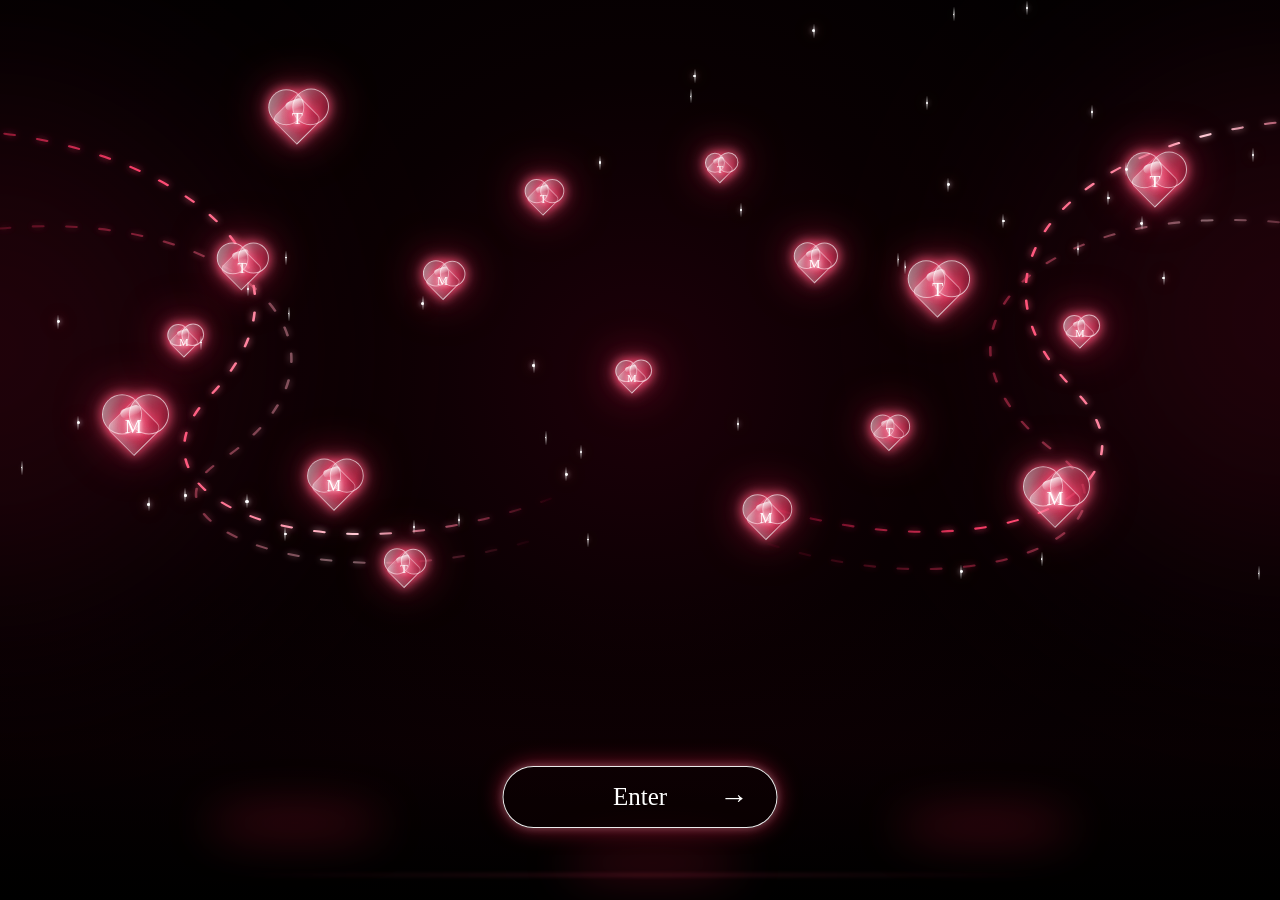
<file: index.html>
<!DOCTYPE html>
<html lang="en">

<head>
    <meta charset="UTF-8">
    <meta name="viewport" content="width=device-width, initial-scale=1.0">

    <title>For May ❤️</title>

    <link rel="stylesheet" href="style.css">
</head>

<body>

    <main class="scene">

        <!-- Background glow -->
        <div class="background-glow glow-left"></div>
        <div class="background-glow glow-right"></div>


        <!-- Curved glowing trails -->
        <svg
            class="trails"
            viewBox="0 0 1000 700"
            preserveAspectRatio="none"
        >

            <defs>

                <filter id="redGlow">

                    <feGaussianBlur
                        stdDeviation="3"
                        result="blur"
                    />

                    <feMerge>

                        <feMergeNode in="blur" />

                        <feMergeNode in="SourceGraphic" />

                    </feMerge>

                </filter>


                <linearGradient
                    id="trailGradient"
                    x1="0"
                    x2="1"
                >

                    <stop
                        offset="0%"
                        stop-color="#ff174f"
                        stop-opacity="0"
                    />

                    <stop
                        offset="40%"
                        stop-color="#ff426c"
                    />

                    <stop
                        offset="70%"
                        stop-color="#ffd0da"
                    />

                    <stop
                        offset="100%"
                        stop-color="#ff174f"
                        stop-opacity="0"
                    />

                </linearGradient>

            </defs>


            <!-- Left curves -->

            <path
                class="trail trail-one"
                d="
                M -100 130
                C 70 100,
                  290 230,
                  160 390
                C 90 490,
                  260 570,
                  440 480
                "
            />

            <path
                class="trail trail-two"
                d="
                M -100 250
                C 130 150,
                  330 320,
                  170 450
                C 100 510,
                  260 590,
                  430 520
                "
            />


            <!-- Right curves -->

            <path
                class="trail trail-three"
                d="
                M 1100 120
                C 900 90,
                  720 230,
                  840 380
                C 920 480,
                  760 570,
                  570 480
                "
            />

            <path
                class="trail trail-four"
                d="
                M 1100 240
                C 850 150,
                  680 310,
                  830 445
                C 900 520,
                  750 600,
                  580 520
                "
            />

        </svg>


        <!-- Hearts are created by JavaScript -->
        <div id="heartContainer"></div>


        <!-- Sparkles -->
        <div id="sparkleContainer"></div>


        <!-- Bottom reflection -->
        <div class="floor">

            <div class="reflection reflection-left"></div>

            <div class="reflection reflection-center"></div>

            <div class="reflection reflection-right"></div>

        </div>


        <!-- Enter -->
        <button
            class="enter-button"
            id="enterButton"
        >

            <span>Enter</span>

            <span class="arrow">→</span>

        </button>


        <!-- Transition -->
        <div
            class="page-transition"
            id="pageTransition"
        ></div>

    </main>


    <script src="script.js"></script>

</body>

</html>
</file>
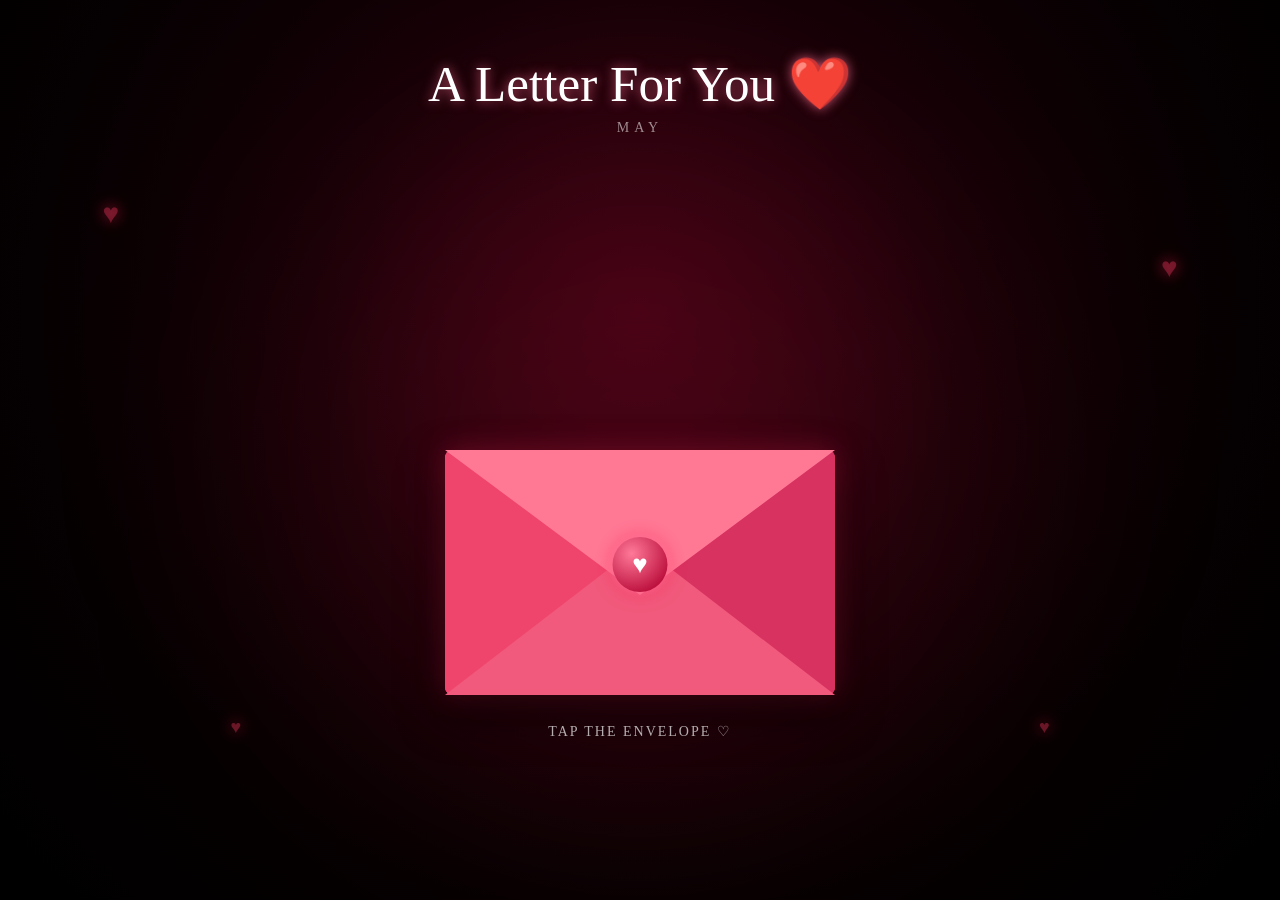
<file: home.html>
<!DOCTYPE html>
<html lang="en">

<head>

    <meta charset="UTF-8">

    <meta name="viewport" content="width=device-width, initial-scale=1.0">

    <title>For May ❤️</title>

    <link rel="stylesheet" href="home.css">

</head>


<body>

    <main class="letter-page">


        <div class="background-light"></div>


        <header class="page-title">

            <h1>
                A Letter For You ❤️
            </h1>

            <p>
                MAY
            </p>

        </header>


        <!-- Background hearts -->

        <span class="background-heart heart-a">
            ♥
        </span>

        <span class="background-heart heart-b">
            ♥
        </span>

        <span class="background-heart heart-c">
            ♥
        </span>

        <span class="background-heart heart-d">
            ♥
        </span>



        <section class="letter-area" id="letterArea">


            <!-- Heart notes -->

            <div class="heart-note note-one">

                <span>
                    JULY<br>25
                </span>

            </div>


            <div class="heart-note note-two">

                <span>
                    BRIGHT<br>EYES
                </span>

            </div>


            <div class="heart-note note-three">

                <span>
                    OUR<br>FUTURE
                </span>

            </div>


            <div class="heart-note note-four">

                <span>
                    M + T
                </span>

            </div>



            <!-- Envelope -->

            <div class="envelope" id="envelope">


                <div class="envelope-back"></div>



                <!-- PAPER -->

                <article class="letter-paper" id="letterPaper">


                    <h2 class="letter-heading" id="letterHeading">
                        My Dear May,
                    </h2>


                    <div class="letter-text" id="letterText"></div>


                    <div class="signature" id="signature">
                        I LOVE YOU MAY ❤️
                    </div>
                    <button class="next-page-button" id="nextPageButton">
                        Our Memories →
                    </button>


                </article>



                <!-- Envelope front -->

                <div class="envelope-front"></div>

                <div class="bottom-fold"></div>

                <div class="envelope-flap"></div>


                <div class="heart-seal">
                    ♥
                </div>


            </div>



            <div class="tap-message" id="tapMessage">
                TAP THE ENVELOPE ♡
            </div>


        </section>


    </main>


    <script src="home.js"></script>

</body>

</html>
</file>
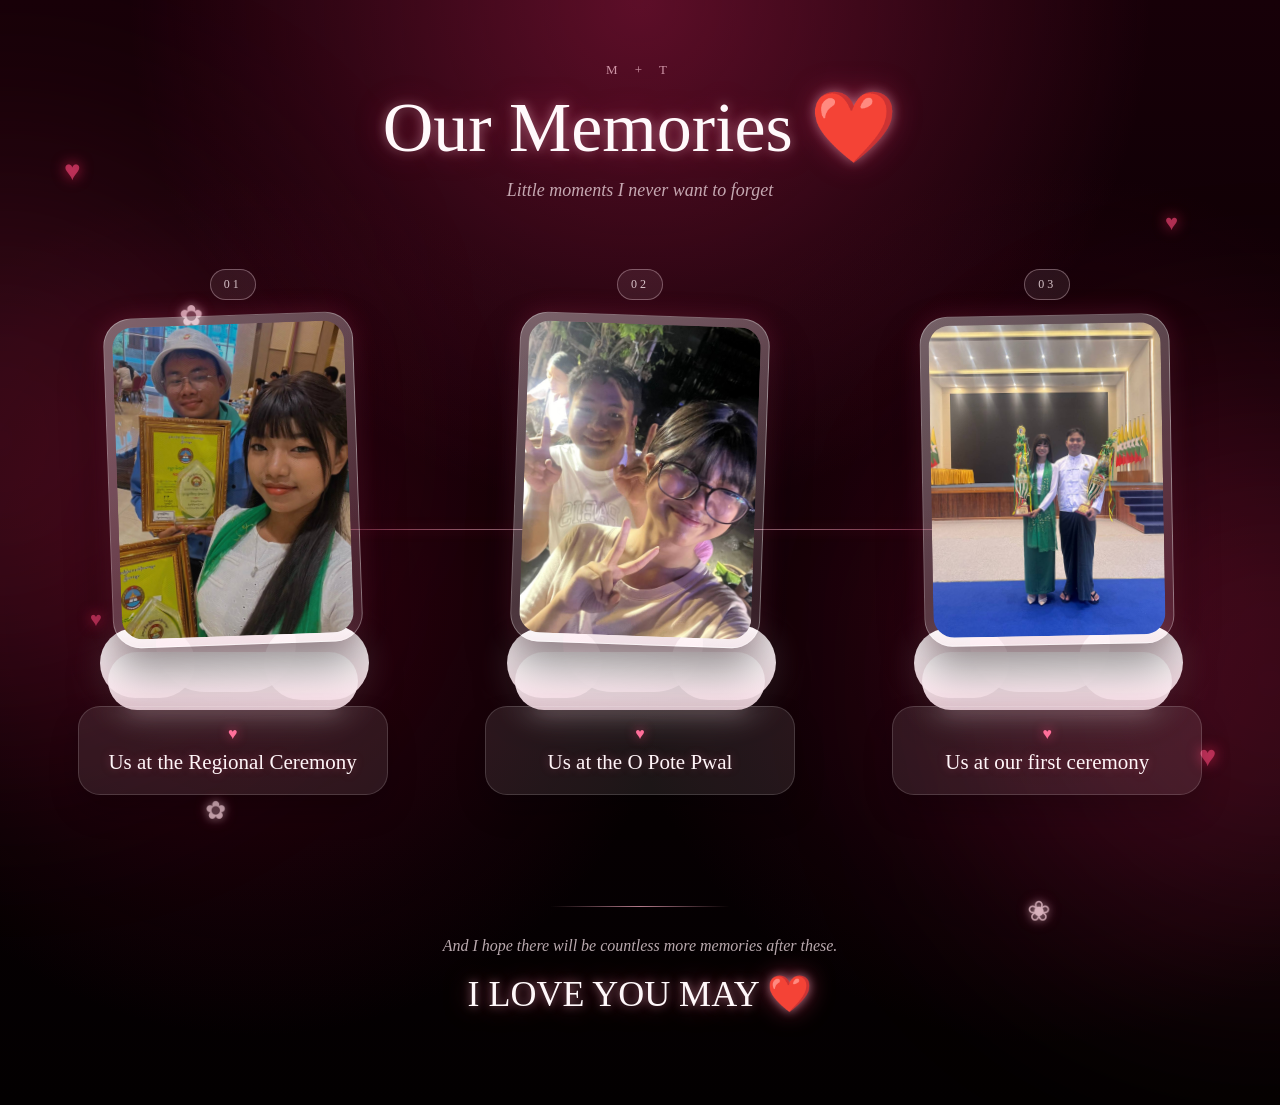
<file: memories.html>
<!DOCTYPE html>
<html lang="en">
<head>
  <meta charset="UTF-8">
  <meta name="viewport" content="width=device-width, initial-scale=1.0">
  <title>Our Memories ❤️</title>
  <link rel="stylesheet" href="memories.css">
</head>
<body>
<main class="memories-page">
  <div class="background-glow glow-left"></div>
  <div class="background-glow glow-right"></div>

  <header class="hero-text">
    <p class="eyebrow">M + T</p>
    <h1>Our Memories ❤️</h1>
    <p class="subtitle">Little moments I never want to forget</p>
  </header>

  <div class="decorations" aria-hidden="true">
    <span class="heart h1">♥</span><span class="heart h2">♥</span>
    <span class="heart h3">♥</span><span class="heart h4">♥</span>
    <span class="flower f1">✿</span><span class="flower f2">❀</span>
    <span class="flower f3">✿</span><span class="flower f4">❀</span>
  </div>

  <section class="timeline">
    <article class="memory-card card-1">
      <div class="timeline-number">01</div>
      <div class="photo-shell">
        <img src="images/photo1.jpg" alt="Us at the Regional Ceremony" class="memory-photo">
        <div class="photo-glass"></div>
      </div>
      <div class="cloud" aria-hidden="true">
        <span class="cloud-piece cp1"></span><span class="cloud-piece cp2"></span>
        <span class="cloud-piece cp3"></span><span class="cloud-piece cp4"></span>
      </div>
      <div class="caption-card">
        <span class="tiny-heart">♥</span>
        <h2>Us at the Regional Ceremony</h2>
      </div>
    </article>

    <article class="memory-card card-2">
      <div class="timeline-number">02</div>
      <div class="photo-shell">
        <img src="images/photo2.jpg" alt="Us at the O Pote Pwal" class="memory-photo">
        <div class="photo-glass"></div>
      </div>
      <div class="cloud" aria-hidden="true">
        <span class="cloud-piece cp1"></span><span class="cloud-piece cp2"></span>
        <span class="cloud-piece cp3"></span><span class="cloud-piece cp4"></span>
      </div>
      <div class="caption-card">
        <span class="tiny-heart">♥</span>
        <h2>Us at the O Pote Pwal</h2>
      </div>
    </article>

    <article class="memory-card card-3">
      <div class="timeline-number">03</div>
      <div class="photo-shell">
        <img src="images/photo3.jpg" alt="Us at our first ceremony" class="memory-photo">
        <div class="photo-glass"></div>
      </div>
      <div class="cloud" aria-hidden="true">
        <span class="cloud-piece cp1"></span><span class="cloud-piece cp2"></span>
        <span class="cloud-piece cp3"></span><span class="cloud-piece cp4"></span>
      </div>
      <div class="caption-card">
        <span class="tiny-heart">♥</span>
        <h2>Us at our first ceremony</h2>
      </div>
    </article>
  </section>

  <footer class="ending">
    <div class="ending-line"></div>
    <p>And I hope there will be countless more memories after these.</p>
    <h3>I LOVE YOU MAY ❤️</h3>
  </footer>
</main>

<script src="memories.js"></script>
</body>
</html>
</file>
<file: style.css>
* {
    margin: 0;
    padding: 0;
    box-sizing: border-box;
}


html,
body {
    width: 100%;
    height: 100%;

    overflow: hidden;

    background: #000;
}


body {
    font-family:
        Georgia,
        "Times New Roman",
        serif;
}


/* ===========================
   MAIN SCENE
=========================== */

.scene {
    position: relative;

    width: 100vw;
    height: 100vh;

    overflow: hidden;

    background:
        radial-gradient(
            circle at 50% 42%,
            #1d0009 0%,
            #090002 36%,
            #020001 65%,
            #000 100%
        );
}


/* ===========================
   BACKGROUND GLOW
=========================== */

.background-glow {
    position: absolute;

    width: 500px;
    height: 500px;

    border-radius: 50%;

    background: #ff174f;

    filter: blur(125px);

    opacity: 0.13;

    animation:
        backgroundGlow
        5s
        ease-in-out
        infinite alternate;
}


.glow-left {
    left: -260px;
    top: 100px;
}


.glow-right {
    right: -260px;
    top: 70px;
}


@keyframes backgroundGlow {

    from {
        transform: scale(0.9);

        opacity: 0.10;
    }

    to {
        transform: scale(1.15);

        opacity: 0.24;
    }

}


/* ===========================
   CURVES
=========================== */

.trails {
    position: absolute;

    inset: 0;

    width: 100%;
    height: 80%;

    pointer-events: none;
}


.trail {
    fill: none;

    stroke:
        url(#trailGradient);

    stroke-width: 2;

    stroke-linecap: round;

    filter:
        url(#redGlow);

    stroke-dasharray:
        8 18;

    animation:
        trailAnimation
        9s
        linear
        infinite;
}


.trail-two {
    opacity: 0.48;

    animation-duration:
        12s;
}


.trail-three {
    animation-duration:
        10s;
}


.trail-four {
    opacity: 0.48;

    animation-duration:
        13s;
}


@keyframes trailAnimation {

    from {
        stroke-dashoffset: 0;
    }

    to {
        stroke-dashoffset: -220;
    }

}


/* ===========================
   HEART
=========================== */

.heart-wrapper {
    position: absolute;

    width: var(--heart-size);
    height: var(--heart-size);

    animation:
        floatHeart
        var(--heart-speed)
        ease-in-out
        infinite alternate;

    animation-delay:
        var(--heart-delay);

    filter:
        drop-shadow(
            0 0 7px
            rgba(255, 120, 150, 0.85)
        )

        drop-shadow(
            0 0 20px
            rgba(255, 25, 75, 0.50)
        );
}


/* Glow */

.heart-wrapper::after {
    content: "";

    position: absolute;

    inset: 15%;

    border-radius: 50%;

    background:
        radial-gradient(
            circle,
            rgba(255, 70, 115, 0.25),
            transparent 70%
        );

    animation:
        pulseHeart
        2.8s
        ease-in-out
        infinite alternate;
}


/* Glass heart */

.glass-heart {
    position: absolute;

    width: 64%;
    height: 64%;

    left: 18%;
    top: 20%;

    transform:
        rotate(-45deg);

    border-radius:
        16% 0 18% 0;

    background:
        linear-gradient(
            145deg,
            rgba(255,255,255,0.48),
            rgba(255,220,230,0.24) 20%,
            rgba(255,100,140,0.21) 43%,
            rgba(255,38,83,0.32) 70%,
            rgba(120,0,30,0.52)
        );

    border:
        1px solid
        rgba(255,240,245,0.68);

    box-shadow:

        inset
        4px 5px 12px
        rgba(255,255,255,0.25),

        inset
        -5px -5px 15px
        rgba(110,0,30,0.25),

        0 0 10px
        rgba(255,65,110,0.70);
}


.glass-heart::before,
.glass-heart::after {
    content: "";

    position: absolute;

    width: 100%;
    height: 100%;

    border-radius: 50%;

    background: inherit;

    border: inherit;

    box-shadow: inherit;
}


.glass-heart::before {
    left: 0;
    top: -50%;
}


.glass-heart::after {
    left: 50%;
    top: 0;
}


/* Reflection shine */

.heart-shine {
    position: absolute;

    left: 29%;
    top: 17%;

    width: 34%;
    height: 15%;

    z-index: 4;

    border-radius: 999px;

    transform:
        rotate(-20deg);

    background:
        linear-gradient(
            to bottom,
            rgba(255,255,255,0.95),
            rgba(255,255,255,0.05)
        );

    opacity: 0.8;
}


/* M/T */

.heart-letter {
    position: absolute;

    inset: 0;

    display: flex;

    justify-content: center;
    align-items: center;

    z-index: 8;

    color: #fff;

    font-size:
        calc(
            var(--heart-size) * 0.31
        );

    text-shadow:
        0 0 4px white,
        0 0 9px #ffd1dc,
        0 0 17px #ff3366;
}


@keyframes floatHeart {

    from {
        transform:
            translate3d(-5px, 7px, 0)
            rotate(-3deg);
    }

    to {
        transform:
            translate3d(8px, -11px, 0)
            rotate(3deg);
    }

}


@keyframes pulseHeart {

    from {
        transform: scale(0.8);

        opacity: 0.25;
    }

    to {
        transform: scale(1.65);

        opacity: 0.75;
    }

}


/* ===========================
   SPARKLES
=========================== */

.sparkle {
    position: absolute;

    width: var(--spark-size);
    height: var(--spark-size);

    border-radius: 50%;

    background: white;

    box-shadow:
        0 0 5px white,
        0 0 11px #ff829e,
        0 0 20px #ff174f;

    animation:
        sparkleAnimation
        var(--spark-speed)
        ease-in-out
        infinite;

    animation-delay:
        var(--spark-delay);
}


.sparkle::before,
.sparkle::after {
    content: "";

    position: absolute;

    left: 50%;
    top: 50%;

    transform:
        translate(-50%, -50%);

    background:
        linear-gradient(
            transparent,
            white,
            transparent
        );
}


.sparkle::before {
    width: 1px;
    height: 15px;
}


.sparkle::after {
    width: 15px;
    height: 1px;
}


@keyframes sparkleAnimation {

    0%,
    100% {
        opacity: 0.12;

        transform: scale(0.6);
    }

    50% {
        opacity: 1;

        transform: scale(1.35);
    }

}


/* ===========================
   FLOOR
=========================== */

.floor {
    position: absolute;

    left: 0;
    bottom: 0;

    width: 100%;
    height: 34%;

    pointer-events: none;

    background:
        linear-gradient(
            to bottom,
            transparent,
            rgba(45,0,10,0.14),
            rgba(0,0,0,0.92)
        );
}


.floor::before {
    content: "";

    position: absolute;

    left: 50%;
    bottom: 8%;

    width: 65%;
    height: 2px;

    transform:
        translateX(-50%);

    background:
        linear-gradient(
            90deg,
            transparent,
            rgba(255,70,110,0.30),
            transparent
        );

    filter: blur(2px);
}


.reflection {
    position: absolute;

    width: 180px;
    height: 32px;

    border-radius: 50%;

    background:
        rgba(255,30,75,0.22);

    filter: blur(23px);

    animation:
        floorGlow
        4s
        ease-in-out
        infinite alternate;
}


.reflection-left {
    left: 16%;
    bottom: 20%;
}


.reflection-center {
    left: 44%;
    bottom: 7%;
}


.reflection-right {
    right: 16%;
    bottom: 19%;
}


@keyframes floorGlow {

    from {
        opacity: 0.15;

        transform:
            scaleX(0.8);
    }

    to {
        opacity: 0.45;

        transform:
            scaleX(1.4);
    }

}


/* ===========================
   ENTER BUTTON
=========================== */

.enter-button {
    position: absolute;

    left: 50%;
    bottom: 8%;

    transform:
        translateX(-50%);

    z-index: 30;

    width: 275px;
    height: 62px;

    border-radius: 999px;

    border:
        1.3px solid
        rgba(255,255,255,0.92);

    background:
        rgba(20,0,5,0.30);

    color: white;

    font:
        25px
        Georgia,
        "Times New Roman",
        serif;

    cursor: pointer;

    overflow: hidden;

    box-shadow:
        0 0 8px rgba(255,255,255,0.28),
        0 0 22px rgba(255,30,75,0.55);

    animation:
        buttonGlow
        3s
        ease-in-out
        infinite;

    transition:
        transform
        0.25s ease;
}


.enter-button::before {
    content: "";

    position: absolute;

    inset: 0;

    background:
        linear-gradient(
            110deg,
            transparent 25%,
            rgba(255,255,255,0.30) 50%,
            transparent 75%
        );

    transform:
        translateX(-130%);

    animation:
        buttonShine
        4s
        ease-in-out
        infinite;
}


.enter-button span {
    position: relative;

    z-index: 2;
}


.arrow {
    position: absolute !important;

    right: 28px;
    top: 50%;

    transform:
        translateY(-50%);

    font-family: Arial;

    font-size: 29px;
}


.enter-button:hover {
    transform:
        translateX(-50%)
        scale(1.04);
}


@keyframes buttonGlow {

    50% {
        box-shadow:
            0 0 12px rgba(255,255,255,0.50),
            0 0 32px rgba(255,30,75,0.85);
    }

}


@keyframes buttonShine {

    0%,
    65% {
        transform:
            translateX(-130%);
    }

    85%,
    100% {
        transform:
            translateX(130%);
    }

}


/* ===========================
   TRANSITION
=========================== */

.page-transition {
    position: fixed;

    inset: 0;

    z-index: 100;

    pointer-events: none;

    opacity: 0;

    background:
        radial-gradient(
            circle,
            #440012,
            #000 70%
        );

    transition:
        opacity
        0.8s ease;
}


.page-transition.active {
    opacity: 1;
}


/* ===========================
   MOBILE
=========================== */

@media(max-width: 700px) {

    .enter-button {
        width: 215px;
        height: 54px;

        font-size: 21px;

        bottom: 7%;
    }

    .arrow {
        font-size: 24px;

        right: 22px;
    }

    .heart-wrapper {
        scale: 0.86;
    }

}
</file>
<file: home.css>
* {
    margin: 0;
    padding: 0;
    box-sizing: border-box;
}


html,
body {
    width: 100%;
    min-height: 100%;
}


body {
    min-height: 100vh;

    overflow: hidden;

    background: #050001;

    font-family:
        Georgia,
        "Times New Roman",
        serif;
}


/* ===========================
   PAGE
=========================== */

.letter-page {
    position: relative;

    width: 100vw;
    height: 100vh;

    overflow: hidden;

    display: flex;

    align-items: center;
    justify-content: center;

    background:
        radial-gradient(circle at 50% 35%,
            #33000f 0%,
            #140006 38%,
            #050001 70%,
            #000 100%);
}


/* ===========================
   BACKGROUND GLOW
=========================== */

.background-light {
    position: absolute;

    width: 650px;
    height: 650px;

    border-radius: 50%;

    background:
        rgba(255, 25, 80, 0.13);

    filter: blur(135px);

    animation:
        backgroundPulse 5s ease-in-out infinite alternate;
}


@keyframes backgroundPulse {

    from {
        opacity: 0.30;

        transform: scale(0.85);
    }

    to {
        opacity: 0.72;

        transform: scale(1.15);
    }

}


/* ===========================
   TITLE
=========================== */

.page-title {
    position: absolute;

    top: 6%;

    width: 100%;

    text-align: center;

    color: white;

    z-index: 30;

    pointer-events: none;
}


.page-title h1 {
    font-weight: 400;

    font-size:
        clamp(30px,
            4vw,
            52px);

    text-shadow:
        0 0 12px rgba(255, 110, 145, 0.75);
}


.page-title p {
    margin-top: 6px;

    letter-spacing: 5px;

    font-size: 14px;

    color:
        rgba(255, 255, 255, 0.55);
}


/* ===========================
   BACKGROUND HEARTS
=========================== */

.background-heart {
    position: absolute;

    color:
        rgba(255, 60, 100, 0.35);

    text-shadow:
        0 0 15px rgba(255, 30, 80, 0.60);

    animation:
        backgroundHeartFloat 4s ease-in-out infinite alternate;
}


.heart-a {
    left: 8%;
    top: 22%;

    font-size: 28px;
}


.heart-b {
    left: 18%;
    bottom: 18%;

    font-size: 18px;

    animation-delay: -1s;
}


.heart-c {
    right: 8%;
    top: 28%;

    font-size: 28px;

    animation-delay: -2s;
}


.heart-d {
    right: 18%;
    bottom: 18%;

    font-size: 18px;

    animation-delay: -0.5s;
}


@keyframes backgroundHeartFloat {

    from {
        transform:
            translateY(8px);

        opacity: 0.25;
    }

    to {
        transform:
            translateY(-14px);

        opacity: 0.70;
    }

}


/* ===========================
   LETTER AREA
=========================== */

.letter-area {
    position: relative;

    width: 720px;
    height: 590px;

    display: flex;

    align-items: flex-end;
    justify-content: center;

    z-index: 10;
}


/* ===========================
   ENVELOPE
=========================== */

.envelope {
    position: relative;

    width: 390px;
    height: 245px;

    margin-bottom: 50px;

    perspective: 1100px;

    cursor: pointer;

    transition:
        transform 0.3s ease;
}


.envelope:not(.open):hover {
    transform:
        translateY(-5px) scale(1.015);
}


/* Back */

.envelope-back {
    position: absolute;

    inset: 0;

    z-index: 1;

    border-radius: 8px;

    background:
        linear-gradient(145deg,
            #ff809b,
            #cf234e);

    box-shadow:
        0 18px 45px rgba(0, 0, 0, 0.55),

        0 0 28px rgba(255, 30, 80, 0.35);
}


/* ===========================
   PAPER
=========================== */

.letter-paper {
    position: absolute;

    left: 50%;
    bottom: 18px;

    width: 340px;
    height: 420px;

    transform:
        translateX(-50%) translateY(220px);

    z-index: 2;

    opacity: 0;

    padding:
        36px 30px 42px;

    border-radius:
        12px;

    color:
        #5b1b2d;

    background:
        linear-gradient(145deg,
            #fffaf6,
            #ffeef2);

    box-shadow:
        0 10px 35px rgba(0, 0, 0, 0.35),

        0 0 20px rgba(255, 180, 195, 0.18);


    /*
       THIS FIXES YOUR SCROLLING
    */

    overflow-y: auto;

    overflow-x: hidden;

    scroll-behavior: smooth;

    overscroll-behavior: contain;

    touch-action: pan-y;

    pointer-events: none;


    transition:
        transform 1.15s cubic-bezier(0.2,
            0.8,
            0.2,
            1),

        opacity 0.4s ease;
}


/* Notebook style lines */

.letter-paper::before {
    content: "";

    position: absolute;

    inset: 0;

    pointer-events: none;

    background:
        repeating-linear-gradient(to bottom,
            transparent,
            transparent 31px,
            rgba(185, 100, 120, 0.09) 32px);
}


/* Scrollbar */

.letter-paper::-webkit-scrollbar {
    width: 6px;
}


.letter-paper::-webkit-scrollbar-track {
    background: transparent;
}


.letter-paper::-webkit-scrollbar-thumb {
    border-radius: 20px;

    background:
        rgba(207, 45, 88, 0.55);
}


.letter-paper::-webkit-scrollbar-thumb:hover {
    background:
        rgba(230, 45, 95, 0.85);
}


/* Firefox */

.letter-paper {
    scrollbar-width: thin;

    scrollbar-color:
        rgba(207, 45, 88, 0.6) transparent;
}


/* ===========================
   LETTER CONTENT
=========================== */

.letter-heading {
    position: relative;

    z-index: 2;

    margin-bottom: 18px;

    font-family:
        "Brush Script MT",
        "Segoe Script",
        cursive;

    font-size: 29px;

    font-weight: 500;

    color: #c02450;

    opacity: 0;

    transform:
        translateY(8px);

    transition:
        0.5s ease;
}


.letter-heading.show {
    opacity: 1;

    transform:
        translateY(0);
}


.letter-text {
    position: relative;

    z-index: 2;

    min-height: 230px;

    font-family:
        "Segoe Print",
        "Comic Sans MS",
        cursive;

    font-size: 16px;

    line-height: 1.72;

    letter-spacing: 0.1px;
}


.signature {
    position: relative;

    z-index: 2;

    margin-top: 22px;

    padding-bottom: 20px;

    text-align: right;

    font-family:
        "Brush Script MT",
        "Segoe Script",
        cursive;

    font-size: 25px;

    color: #c02450;

    opacity: 0;

    transform:
        translateY(10px);

    transition:
        0.8s ease;
}


.signature.show {
    opacity: 1;

    transform:
        translateY(0);
}


/* ===========================
   ENVELOPE FRONT
=========================== */

.envelope-front {
    position: absolute;

    inset: 0;

    z-index: 5;

    overflow: hidden;

    border-radius: 8px;

    pointer-events: none;
}


/* left */

.envelope-front::before {
    content: "";

    position: absolute;

    left: 0;
    bottom: 0;

    width: 0;
    height: 0;

    border-left:
        195px solid #ef456d;

    border-top:
        122px solid transparent;

    border-bottom:
        123px solid #ef456d;
}


/* right */

.envelope-front::after {
    content: "";

    position: absolute;

    right: 0;
    bottom: 0;

    width: 0;
    height: 0;

    border-right:
        195px solid #d83260;

    border-top:
        122px solid transparent;

    border-bottom:
        123px solid #d83260;
}


/* bottom */

.bottom-fold {
    position: absolute;

    left: 0;
    bottom: 0;

    z-index: 6;

    width: 0;
    height: 0;

    border-left:
        195px solid transparent;

    border-right:
        195px solid transparent;

    border-bottom:
        150px solid #f15a7c;

    pointer-events: none;
}


/* ===========================
   FLAP
=========================== */

.envelope-flap {
    position: absolute;

    left: 0;
    top: 0;

    z-index: 8;

    width: 0;
    height: 0;

    border-left:
        195px solid transparent;

    border-right:
        195px solid transparent;

    border-top:
        145px solid #ff7995;

    transform-origin:
        top center;

    transform:
        rotateX(0deg);

    transition:
        transform 0.8s cubic-bezier(0.55,
            0.05,
            0.25,
            1);

    pointer-events: none;
}


/* ===========================
   SEAL
=========================== */

.heart-seal {
    position: absolute;

    left: 50%;
    top: 87px;

    transform:
        translateX(-50%);

    z-index: 10;

    width: 55px;
    height: 55px;

    display: flex;

    justify-content: center;
    align-items: center;

    border-radius: 50%;

    color: white;

    font-size: 26px;

    background:
        radial-gradient(circle at 35% 30%,
            #ff7998,
            #bd123f 76%);

    box-shadow:
        0 0 10px rgba(255, 255, 255, 0.2),

        0 0 18px rgba(255, 25, 80, 0.65);

    pointer-events: none;

    transition:
        0.45s ease;
}


/* ===========================
   OPEN ENVELOPE
=========================== */

.envelope.open {
    cursor: default;
}


.envelope.open .envelope-flap {
    transform:
        rotateX(180deg);

    z-index: 0;
}


.envelope.open .heart-seal {
    opacity: 0;

    transform:
        translateX(-50%) scale(0.4);
}


.envelope.open .letter-paper {
    opacity: 1;

    pointer-events: auto;

    z-index: 9;

    transform:
        translateX(-50%) translateY(-160px);
}


/* ===========================
   TAP MESSAGE
=========================== */

.tap-message {
    position: absolute;

    left: 50%;
    bottom: 5px;

    transform:
        translateX(-50%);

    color:
        rgba(255, 255, 255, 0.68);

    font-size: 14px;

    letter-spacing: 2px;

    white-space: nowrap;

    animation:
        tapPulse 1.7s ease-in-out infinite;

    transition:
        opacity 0.4s ease;
}


.tap-message.hide {
    opacity: 0;
}


@keyframes tapPulse {

    50% {
        opacity: 0.35;
    }

}


/* ===========================
   HEART NOTES
=========================== */

.heart-note {
    position: absolute;

    width: 80px;
    height: 72px;

    display: flex;

    justify-content: center;
    align-items: center;

    opacity: 0;

    transform:
        scale(0.4);

    transition:
        opacity 0.7s ease,

        transform 0.7s cubic-bezier(0.2,
            0.8,
            0.2,
            1);

    filter:
        drop-shadow(0 0 11px rgba(255, 35, 80, 0.8));
}


.heart-note::before {
    content: "♥";

    position: absolute;

    inset: 0;

    display: flex;

    align-items: center;
    justify-content: center;

    z-index: -1;

    color: #eb3f69;

    font-size: 85px;

    text-shadow:
        0 0 18px rgba(255, 30, 80, 0.75);
}


.heart-note span {
    position: relative;

    z-index: 2;

    color: white;

    font-family:
        "Segoe Print",
        cursive;

    font-size: 11px;

    font-weight: bold;

    text-align: center;

    line-height: 1.3;
}


.note-one {
    left: 4%;
    top: 23%;
}


.note-two {
    right: 4%;
    top: 24%;
}


.note-three {
    left: 2%;
    top: 62%;
}


.note-four {
    right: 2%;
    top: 62%;
}


.letter-area.opened .heart-note {
    opacity: 1;

    transform:
        scale(1);

    animation:
        noteFloat 3s ease-in-out infinite alternate;
}


.note-two {
    transition-delay:
        0.2s;
}


.note-three {
    transition-delay:
        0.4s;
}


.note-four {
    transition-delay:
        0.6s;
}


@keyframes noteFloat {

    from {
        translate: 0 5px;

        rotate: -3deg;
    }

    to {
        translate: 0 -8px;

        rotate: 3deg;
    }

}


/* ===========================
   MOBILE
=========================== */

@media(max-width: 700px) {

    .page-title {
        top: 3%;
    }


    .page-title h1 {
        font-size: 29px;
    }


    .letter-area {
        width: 100%;
        height: 540px;
    }


    .envelope {
        width: 310px;
        height: 195px;

        margin-bottom: 42px;
    }


    .letter-paper {
        width: 278px;
        height: 380px;

        padding:
            28px 22px 35px;
    }


    .letter-text {
        font-size: 14px;

        line-height: 1.65;
    }


    .letter-heading {
        font-size: 25px;
    }


    .signature {
        font-size: 22px;
    }


    .envelope-front::before {
        border-left-width:
            155px;

        border-top-width:
            98px;

        border-bottom-width:
            97px;
    }


    .envelope-front::after {
        border-right-width:
            155px;

        border-top-width:
            98px;

        border-bottom-width:
            97px;
    }


    .bottom-fold {
        border-left-width:
            155px;

        border-right-width:
            155px;

        border-bottom-width:
            120px;
    }


    .envelope-flap {
        border-left-width:
            155px;

        border-right-width:
            155px;

        border-top-width:
            115px;
    }


    .heart-seal {
        width: 48px;
        height: 48px;

        top: 66px;
    }


    .envelope.open .letter-paper {
        transform:
            translateX(-50%) translateY(-178px);
    }


    .heart-note {
        width: 58px;
        height: 55px;
    }


    .heart-note::before {
        font-size: 63px;
    }


    .heart-note span {
        font-size: 8px;
    }


    .note-one {
        left: 1%;
        top: 22%;
    }


    .note-two {
        right: 1%;
        top: 22%;
    }


    .note-three {
        left: 1%;
        top: 70%;
    }


    .note-four {
        right: 1%;
        top: 70%;
    }

}

.next-page-button {
    display: block;
    margin: 22px auto 8px;
    padding: 12px 24px;
    border: 1px solid rgba(210, 45, 90, 0.35);
    border-radius: 999px;
    background: rgba(255, 245, 248, 0.65);
    color: #b21f4a;
    font-family: Georgia, "Times New Roman", serif;
    font-size: 16px;
    cursor: pointer;
    box-shadow: 0 8px 18px rgba(0, 0, 0, 0.12);
    opacity: 0;
    pointer-events: none;
    transform: translateY(10px);
    transition: 0.5s ease;
}

.next-page-button.show {
    opacity: 1;
    pointer-events: auto;
    transform: translateY(0);
}

.next-page-button:hover {
    background: rgba(255, 240, 245, 0.95);
}
</file>
<file: memories.css>
*{margin:0;padding:0;box-sizing:border-box}html{scroll-behavior:smooth}body{min-height:100vh;overflow-x:hidden;background:#070003;color:#fff;font-family:Georgia,"Times New Roman",serif}.memories-page{position:relative;min-height:100vh;padding:62px 22px 90px;overflow:hidden;background:radial-gradient(circle at 50% 0%,rgba(108,17,47,.82),transparent 40%),radial-gradient(circle at 20% 55%,rgba(92,4,31,.45),transparent 36%),radial-gradient(circle at 82% 55%,rgba(90,5,34,.42),transparent 36%),linear-gradient(180deg,#170008 0%,#090003 50%,#030001 100%)}.background-glow{position:absolute;width:520px;height:520px;border-radius:50%;background:rgba(255,54,111,.17);filter:blur(125px);pointer-events:none;animation:ambientGlow 6s ease-in-out infinite alternate}.glow-left{left:-260px;top:180px}.glow-right{right:-250px;top:420px;animation-delay:-2s}@keyframes ambientGlow{from{opacity:.45;transform:scale(.9)}to{opacity:1;transform:scale(1.12)}}.hero-text{position:relative;z-index:10;text-align:center;max-width:780px;margin:0 auto 68px}.eyebrow{margin-bottom:8px;font-size:13px;letter-spacing:7px;color:rgba(255,202,218,.72)}.hero-text h1{font-size:clamp(40px,6vw,70px);font-weight:400;color:#fff9fb;text-shadow:0 0 12px rgba(255,204,220,.45),0 0 30px rgba(255,54,111,.36)}.subtitle{margin-top:12px;font-size:clamp(14px,2vw,18px);font-style:italic;color:rgba(255,236,242,.7)}.decorations{position:absolute;inset:0;z-index:1;pointer-events:none}.heart,.flower{position:absolute;user-select:none;will-change:transform}.heart{color:rgba(255,73,125,.6);text-shadow:0 0 14px rgba(255,40,95,.75);animation:heartFloat var(--speed) ease-in-out infinite alternate}.flower{color:rgba(255,215,226,.72);text-shadow:0 0 8px rgba(255,255,255,.45),0 0 15px rgba(255,92,140,.45);animation:flowerFloat var(--speed) ease-in-out infinite alternate}.h1{left:5%;top:14%;font-size:28px;--speed:4.8s}.h2{right:8%;top:19%;font-size:22px;--speed:5.5s}.h3{left:7%;top:55%;font-size:20px;--speed:4.2s}.h4{right:5%;top:67%;font-size:29px;--speed:6s}.f1{left:14%;top:27%;font-size:29px;--speed:6.1s}.f2{right:16%;top:31%;font-size:24px;--speed:5.6s}.f3{left:16%;top:72%;font-size:25px;--speed:5.2s}.f4{right:18%;top:81%;font-size:28px;--speed:6.4s}@keyframes heartFloat{from{transform:translate3d(-5px,10px,0) rotate(-7deg);opacity:.35}to{transform:translate3d(8px,-18px,0) rotate(8deg);opacity:.9}}@keyframes flowerFloat{from{transform:translate3d(5px,-5px,0) rotate(-10deg) scale(.9);opacity:.35}to{transform:translate3d(-8px,16px,0) rotate(10deg) scale(1.08);opacity:.9}}.timeline{position:relative;z-index:5;max-width:1180px;margin:0 auto;display:grid;grid-template-columns:repeat(3,minmax(0,1fr));gap:42px;align-items:start}.timeline::before{content:"";position:absolute;top:46%;left:7%;right:7%;height:1px;background:linear-gradient(90deg,transparent,rgba(255,133,168,.42),rgba(255,222,231,.65),rgba(255,133,168,.42),transparent);box-shadow:0 0 12px rgba(255,61,112,.38);z-index:-1}.memory-card{position:relative;min-height:565px;display:flex;flex-direction:column;align-items:center;opacity:0;transform:translateY(35px)}.memory-card.ready{animation:cardEntrance .95s cubic-bezier(.2,.8,.2,1) forwards,cardFloat 5s ease-in-out 1.05s infinite alternate}.card-2.ready{animation-delay:.18s,1.23s}.card-3.ready{animation-delay:.36s,1.41s}@keyframes cardEntrance{to{opacity:1;transform:translateY(0)}}@keyframes cardFloat{from{transform:translateY(0)}to{transform:translateY(-12px)}}.timeline-number{position:relative;z-index:6;margin-bottom:15px;padding:7px 13px;border:1px solid rgba(255,224,233,.33);border-radius:999px;background:rgba(255,231,239,.08);color:rgba(255,237,243,.8);font-size:12px;letter-spacing:3px;backdrop-filter:blur(7px)}.photo-shell{position:relative;z-index:5;width:250px;height:330px;padding:8px;border-radius:28px;background:linear-gradient(145deg,rgba(255,255,255,.38),rgba(255,197,215,.12));border:1px solid rgba(255,255,255,.3);box-shadow:0 24px 44px rgba(0,0,0,.42),0 0 26px rgba(255,75,128,.2);overflow:hidden;transform:rotate(var(--tilt))}.card-1 .photo-shell{--tilt:-2deg}.card-2 .photo-shell{--tilt:2deg}.card-3 .photo-shell{--tilt:-1deg}.memory-photo{width:100%;height:100%;display:block;object-fit:cover;object-position:center;border-radius:21px;transition:transform .7s ease}.photo-shell:hover .memory-photo{transform:scale(1.045)}.photo-glass{position:absolute;inset:8px;border-radius:21px;pointer-events:none;background:linear-gradient(125deg,rgba(255,255,255,.2),transparent 25%,transparent 75%,rgba(255,255,255,.07))}.cloud{position:relative;z-index:3;width:290px;height:105px;margin-top:-40px;pointer-events:none;filter:drop-shadow(0 18px 18px rgba(0,0,0,.2)) drop-shadow(0 0 18px rgba(255,209,224,.16))}.cloud-piece{position:absolute;display:block;border-radius:999px;background:linear-gradient(180deg,rgba(255,255,255,.98),rgba(255,226,236,.88))}.cp1{width:95px;height:70px;left:12px;bottom:12px}.cp2{width:140px;height:98px;left:68px;bottom:18px}.cp3{width:105px;height:75px;right:9px;bottom:10px}.cp4{width:250px;height:58px;left:20px;bottom:0}.caption-card{position:relative;z-index:5;width:min(310px,96%);margin-top:-4px;padding:18px;border-radius:22px;text-align:center;background:rgba(255,239,245,.09);border:1px solid rgba(255,255,255,.15);box-shadow:0 16px 30px rgba(0,0,0,.2);backdrop-filter:blur(10px)}.tiny-heart{display:inline-block;margin-bottom:6px;color:#ff6f9a;text-shadow:0 0 11px rgba(255,65,120,.7);animation:tinyPulse 2s ease-in-out infinite}@keyframes tinyPulse{50%{transform:scale(1.2)}}.caption-card h2{color:#fff5f8;font-size:21px;font-weight:500;line-height:1.3;text-shadow:0 0 10px rgba(255,100,145,.35)}.ending{position:relative;z-index:8;max-width:720px;margin:72px auto 0;text-align:center}.ending-line{width:180px;height:1px;margin:0 auto 25px;background:linear-gradient(90deg,transparent,rgba(255,174,198,.7),transparent)}.ending p{color:rgba(255,234,241,.72);font-size:16px;font-style:italic;line-height:1.7}.ending h3{margin-top:14px;color:#fff8fa;font-size:clamp(24px,4vw,36px);font-weight:400;text-shadow:0 0 10px rgba(255,192,210,.55),0 0 24px rgba(255,61,112,.5);animation:endingPulse 2.8s ease-in-out infinite}@keyframes endingPulse{50%{transform:scale(1.035)}}@media(max-width:940px){.timeline{grid-template-columns:1fr;max-width:500px;gap:64px}.timeline::before{top:0;bottom:0;left:50%;right:auto;width:1px;height:auto;background:linear-gradient(180deg,transparent,rgba(255,133,168,.38),rgba(255,222,231,.5),rgba(255,133,168,.38),transparent)}.memory-card{min-height:545px}}@media(max-width:560px){.memories-page{padding:45px 12px 70px}.hero-text{margin-bottom:48px}.hero-text h1{font-size:39px}.photo-shell{width:225px;height:300px}.cloud{width:260px}.cp1{width:80px;height:62px}.cp2{width:125px;height:88px;left:63px}.cp3{width:90px;height:66px}.cp4{width:220px}.caption-card{width:285px}.caption-card h2{font-size:19px}}
</file>
